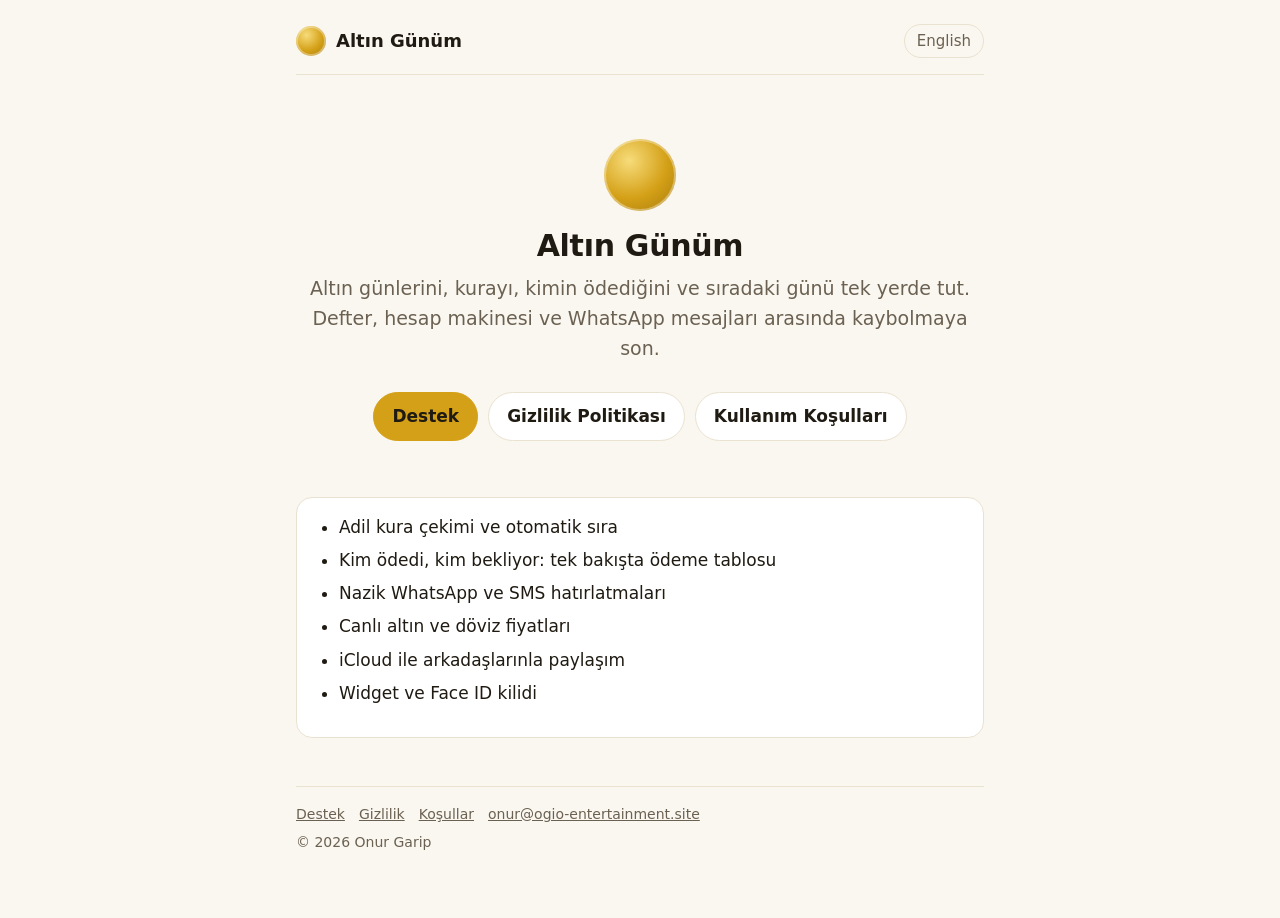
<file: index.html>
<!doctype html>
<html lang="tr">
<head>
<meta charset="utf-8">
<meta name="viewport" content="width=device-width, initial-scale=1">
<title>Altın Günüm</title>
<meta name="description" content="Altın günlerini, kurayı, ödemeleri ve hatırlatmaları tek yerde tut.">
<link rel="stylesheet" href="style.css">
</head>
<body>
<div class="wrap">
  <header class="top">
    <a class="brand" href="./"><span class="coin"></span>Altın Günüm</a>
    <a class="lang" href="en/support/" hreflang="en">English</a>
  </header>
  <main>
    <section class="hero">
      <div class="coin"></div>
      <h1>Altın Günüm</h1>
      <p class="lead">Altın günlerini, kurayı, kimin ödediğini ve sıradaki günü tek yerde tut. Defter, hesap makinesi ve WhatsApp mesajları arasında kaybolmaya son.</p>
      <div class="links">
        <a class="btn primary" href="support/">Destek</a>
        <a class="btn" href="privacy/">Gizlilik Politikası</a>
        <a class="btn" href="terms/">Kullanım Koşulları</a>
      </div>
    </section>
    <div class="card">
      <ul>
        <li>Adil kura çekimi ve otomatik sıra</li>
        <li>Kim ödedi, kim bekliyor: tek bakışta ödeme tablosu</li>
        <li>Nazik WhatsApp ve SMS hatırlatmaları</li>
        <li>Canlı altın ve döviz fiyatları</li>
        <li>iCloud ile arkadaşlarınla paylaşım</li>
        <li>Widget ve Face ID kilidi</li>
      </ul>
    </div>
  </main>
  <footer>
    <nav><a href="support/">Destek</a><a href="privacy/">Gizlilik</a><a href="terms/">Koşullar</a><a href="mailto:onur@ogio-entertainment.site">onur@ogio-entertainment.site</a></nav>
    © 2026 Onur Garip
  </footer>
</div>
</body>
</html>
</file>
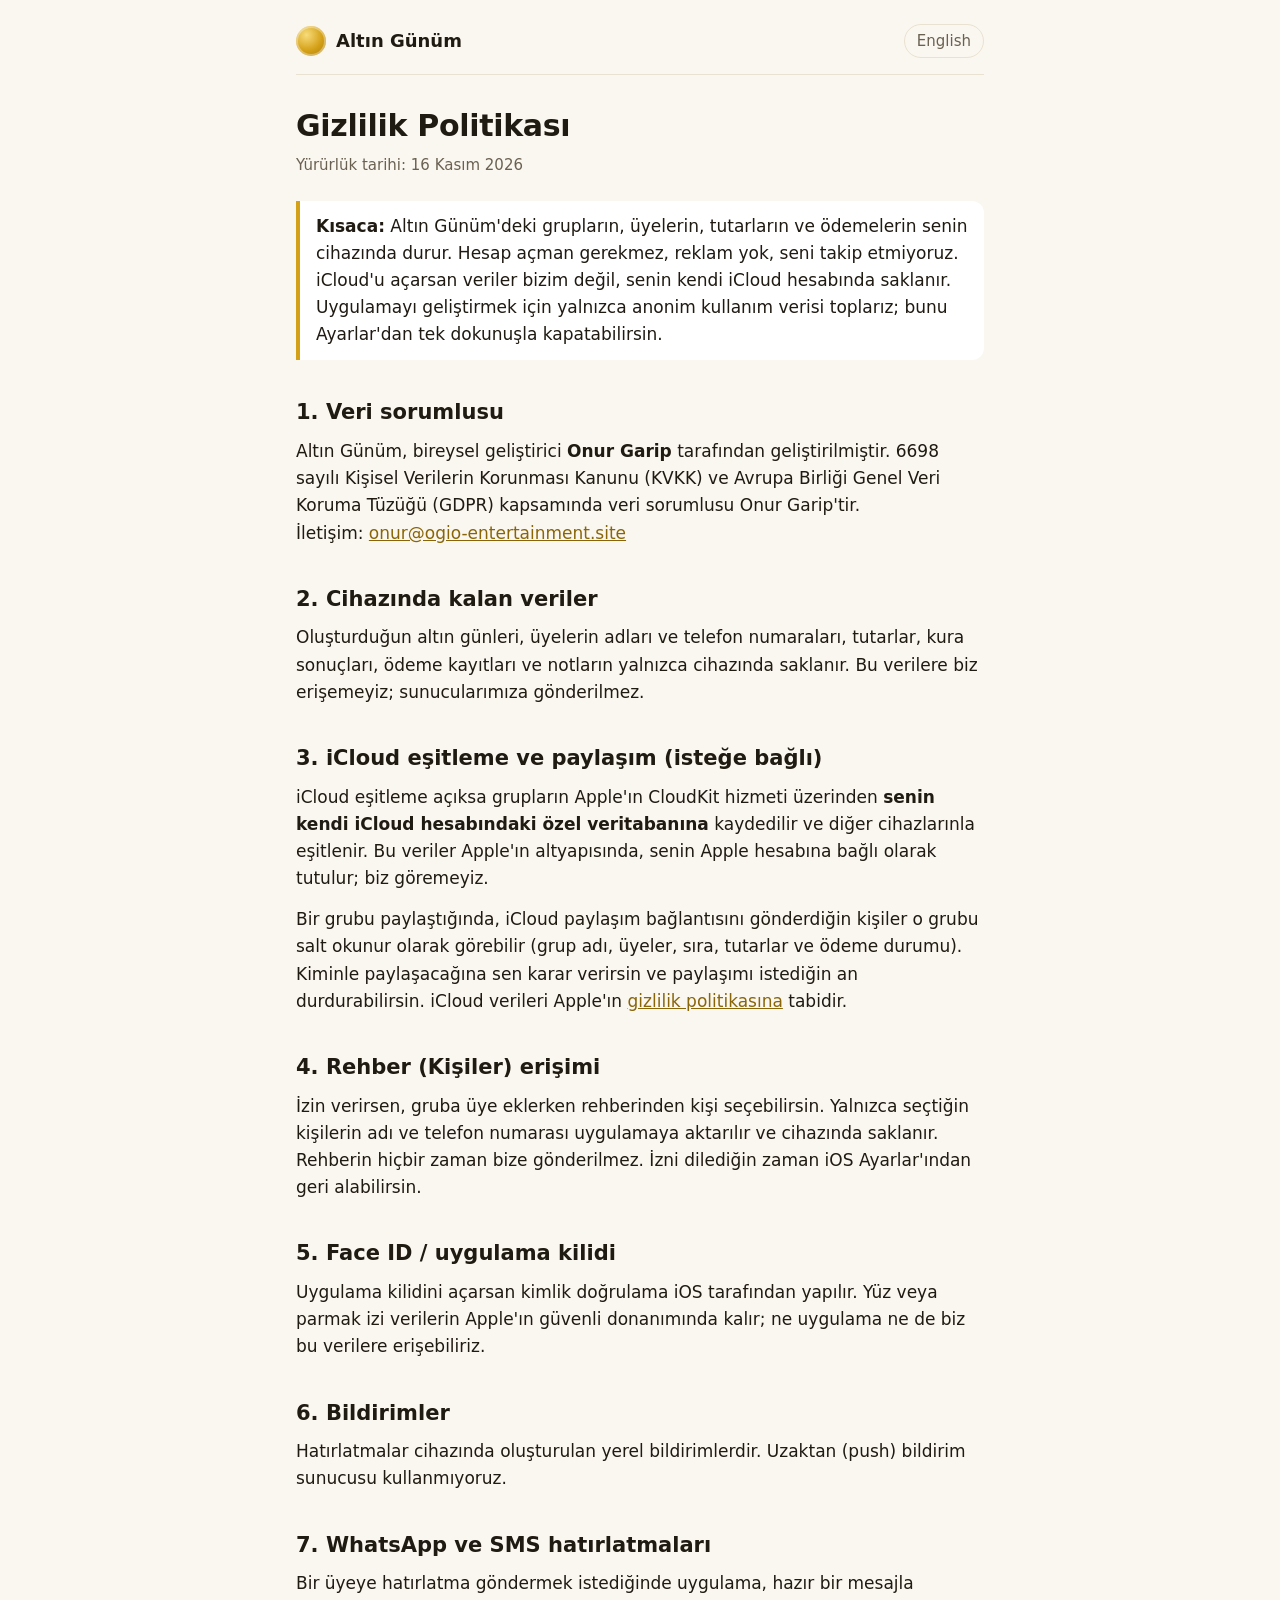
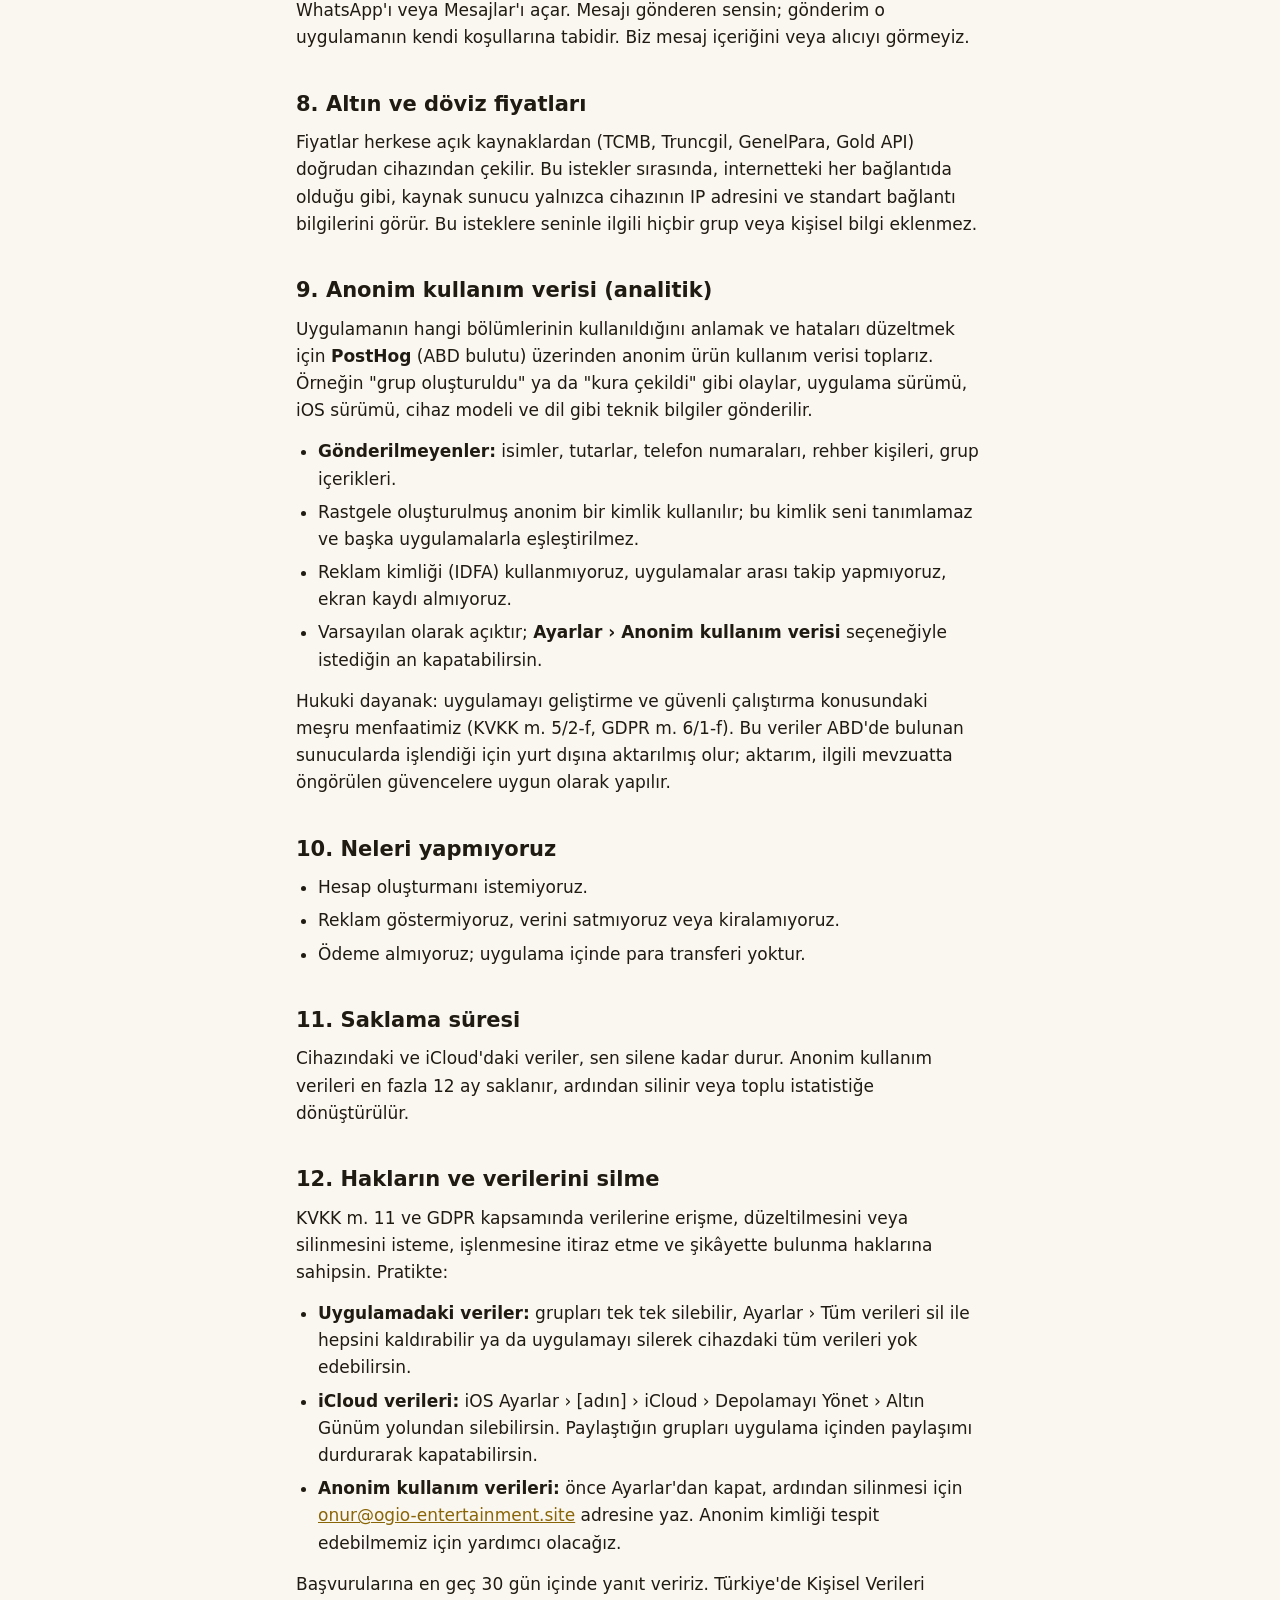
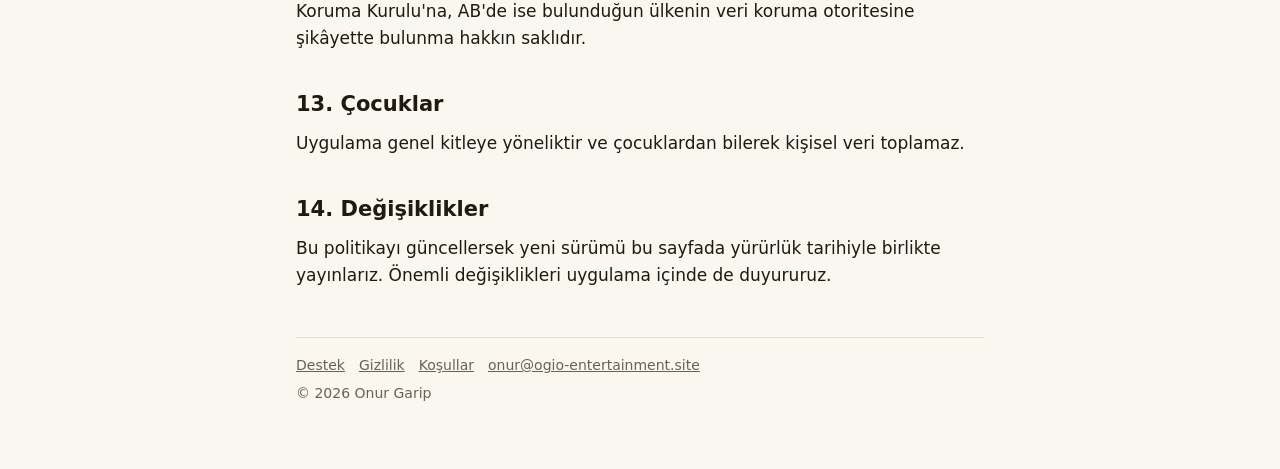
<file: privacy/index.html>
<!doctype html>
<html lang="tr">
<head>
<meta charset="utf-8">
<meta name="viewport" content="width=device-width, initial-scale=1">
<title>Gizlilik Politikası · Altın Günüm</title>
<meta name="description" content="Altın Günüm gizlilik politikası ve KVKK aydınlatma metni.">
<link rel="stylesheet" href="../style.css">
<link rel="alternate" hreflang="en" href="../en/privacy/">
</head>
<body>
<div class="wrap">
  <header class="top">
    <a class="brand" href="../"><span class="coin"></span>Altın Günüm</a>
    <a class="lang" href="../en/privacy/" hreflang="en">English</a>
  </header>
  <main>
    <h1>Gizlilik Politikası</h1>
    <p class="meta">Yürürlük tarihi: 16 Kasım 2026</p>

    <div class="note">
      <strong>Kısaca:</strong> Altın Günüm'deki grupların, üyelerin, tutarların ve ödemelerin senin cihazında durur. Hesap açman gerekmez, reklam yok, seni takip etmiyoruz. iCloud'u açarsan veriler bizim değil, senin kendi iCloud hesabında saklanır. Uygulamayı geliştirmek için yalnızca anonim kullanım verisi toplarız; bunu Ayarlar'dan tek dokunuşla kapatabilirsin.
    </div>

    <h2>1. Veri sorumlusu</h2>
    <p>Altın Günüm, bireysel geliştirici <strong>Onur Garip</strong> tarafından geliştirilmiştir. 6698 sayılı Kişisel Verilerin Korunması Kanunu (KVKK) ve Avrupa Birliği Genel Veri Koruma Tüzüğü (GDPR) kapsamında veri sorumlusu Onur Garip'tir.<br>
    İletişim: <a href="mailto:onur@ogio-entertainment.site">onur@ogio-entertainment.site</a></p>

    <h2>2. Cihazında kalan veriler</h2>
    <p>Oluşturduğun altın günleri, üyelerin adları ve telefon numaraları, tutarlar, kura sonuçları, ödeme kayıtları ve notların yalnızca cihazında saklanır. Bu verilere biz erişemeyiz; sunucularımıza gönderilmez.</p>

    <h2>3. iCloud eşitleme ve paylaşım (isteğe bağlı)</h2>
    <p>iCloud eşitleme açıksa grupların Apple'ın CloudKit hizmeti üzerinden <strong>senin kendi iCloud hesabındaki özel veritabanına</strong> kaydedilir ve diğer cihazlarınla eşitlenir. Bu veriler Apple'ın altyapısında, senin Apple hesabına bağlı olarak tutulur; biz göremeyiz.</p>
    <p>Bir grubu paylaştığında, iCloud paylaşım bağlantısını gönderdiğin kişiler o grubu salt okunur olarak görebilir (grup adı, üyeler, sıra, tutarlar ve ödeme durumu). Kiminle paylaşacağına sen karar verirsin ve paylaşımı istediğin an durdurabilirsin. iCloud verileri Apple'ın <a href="https://www.apple.com/legal/privacy/">gizlilik politikasına</a> tabidir.</p>

    <h2>4. Rehber (Kişiler) erişimi</h2>
    <p>İzin verirsen, gruba üye eklerken rehberinden kişi seçebilirsin. Yalnızca seçtiğin kişilerin adı ve telefon numarası uygulamaya aktarılır ve cihazında saklanır. Rehberin hiçbir zaman bize gönderilmez. İzni dilediğin zaman iOS Ayarlar'ından geri alabilirsin.</p>

    <h2>5. Face ID / uygulama kilidi</h2>
    <p>Uygulama kilidini açarsan kimlik doğrulama iOS tarafından yapılır. Yüz veya parmak izi verilerin Apple'ın güvenli donanımında kalır; ne uygulama ne de biz bu verilere erişebiliriz.</p>

    <h2>6. Bildirimler</h2>
    <p>Hatırlatmalar cihazında oluşturulan yerel bildirimlerdir. Uzaktan (push) bildirim sunucusu kullanmıyoruz.</p>

    <h2>7. WhatsApp ve SMS hatırlatmaları</h2>
    <p>Bir üyeye hatırlatma göndermek istediğinde uygulama, hazır bir mesajla WhatsApp'ı veya Mesajlar'ı açar. Mesajı gönderen sensin; gönderim o uygulamanın kendi koşullarına tabidir. Biz mesaj içeriğini veya alıcıyı görmeyiz.</p>

    <h2>8. Altın ve döviz fiyatları</h2>
    <p>Fiyatlar herkese açık kaynaklardan (TCMB, Truncgil, GenelPara, Gold API) doğrudan cihazından çekilir. Bu istekler sırasında, internetteki her bağlantıda olduğu gibi, kaynak sunucu yalnızca cihazının IP adresini ve standart bağlantı bilgilerini görür. Bu isteklere seninle ilgili hiçbir grup veya kişisel bilgi eklenmez.</p>

    <h2>9. Anonim kullanım verisi (analitik)</h2>
    <p>Uygulamanın hangi bölümlerinin kullanıldığını anlamak ve hataları düzeltmek için <strong>PostHog</strong> (ABD bulutu) üzerinden anonim ürün kullanım verisi toplarız. Örneğin "grup oluşturuldu" ya da "kura çekildi" gibi olaylar, uygulama sürümü, iOS sürümü, cihaz modeli ve dil gibi teknik bilgiler gönderilir.</p>
    <ul>
      <li><strong>Gönderilmeyenler:</strong> isimler, tutarlar, telefon numaraları, rehber kişileri, grup içerikleri.</li>
      <li>Rastgele oluşturulmuş anonim bir kimlik kullanılır; bu kimlik seni tanımlamaz ve başka uygulamalarla eşleştirilmez.</li>
      <li>Reklam kimliği (IDFA) kullanmıyoruz, uygulamalar arası takip yapmıyoruz, ekran kaydı almıyoruz.</li>
      <li>Varsayılan olarak açıktır; <strong>Ayarlar › Anonim kullanım verisi</strong> seçeneğiyle istediğin an kapatabilirsin.</li>
    </ul>
    <p>Hukuki dayanak: uygulamayı geliştirme ve güvenli çalıştırma konusundaki meşru menfaatimiz (KVKK m. 5/2-f, GDPR m. 6/1-f). Bu veriler ABD'de bulunan sunucularda işlendiği için yurt dışına aktarılmış olur; aktarım, ilgili mevzuatta öngörülen güvencelere uygun olarak yapılır.</p>

    <h2>10. Neleri yapmıyoruz</h2>
    <ul>
      <li>Hesap oluşturmanı istemiyoruz.</li>
      <li>Reklam göstermiyoruz, verini satmıyoruz veya kiralamıyoruz.</li>
      <li>Ödeme almıyoruz; uygulama içinde para transferi yoktur.</li>
    </ul>

    <h2>11. Saklama süresi</h2>
    <p>Cihazındaki ve iCloud'daki veriler, sen silene kadar durur. Anonim kullanım verileri en fazla 12 ay saklanır, ardından silinir veya toplu istatistiğe dönüştürülür.</p>

    <h2>12. Hakların ve verilerini silme</h2>
    <p>KVKK m. 11 ve GDPR kapsamında verilerine erişme, düzeltilmesini veya silinmesini isteme, işlenmesine itiraz etme ve şikâyette bulunma haklarına sahipsin. Pratikte:</p>
    <ul>
      <li><strong>Uygulamadaki veriler:</strong> grupları tek tek silebilir, Ayarlar › Tüm verileri sil ile hepsini kaldırabilir ya da uygulamayı silerek cihazdaki tüm verileri yok edebilirsin.</li>
      <li><strong>iCloud verileri:</strong> iOS Ayarlar › [adın] › iCloud › Depolamayı Yönet › Altın Günüm yolundan silebilirsin. Paylaştığın grupları uygulama içinden paylaşımı durdurarak kapatabilirsin.</li>
      <li><strong>Anonim kullanım verileri:</strong> önce Ayarlar'dan kapat, ardından silinmesi için <a href="mailto:onur@ogio-entertainment.site">onur@ogio-entertainment.site</a> adresine yaz. Anonim kimliği tespit edebilmemiz için yardımcı olacağız.</li>
    </ul>
    <p>Başvurularına en geç 30 gün içinde yanıt veririz. Türkiye'de Kişisel Verileri Koruma Kurulu'na, AB'de ise bulunduğun ülkenin veri koruma otoritesine şikâyette bulunma hakkın saklıdır.</p>

    <h2>13. Çocuklar</h2>
    <p>Uygulama genel kitleye yöneliktir ve çocuklardan bilerek kişisel veri toplamaz.</p>

    <h2>14. Değişiklikler</h2>
    <p>Bu politikayı güncellersek yeni sürümü bu sayfada yürürlük tarihiyle birlikte yayınlarız. Önemli değişiklikleri uygulama içinde de duyururuz.</p>
  </main>
  <footer>
    <nav><a href="../support/">Destek</a><a href="../privacy/">Gizlilik</a><a href="../terms/">Koşullar</a><a href="mailto:onur@ogio-entertainment.site">onur@ogio-entertainment.site</a></nav>
    © 2026 Onur Garip
  </footer>
</div>
</body>
</html>
</file>
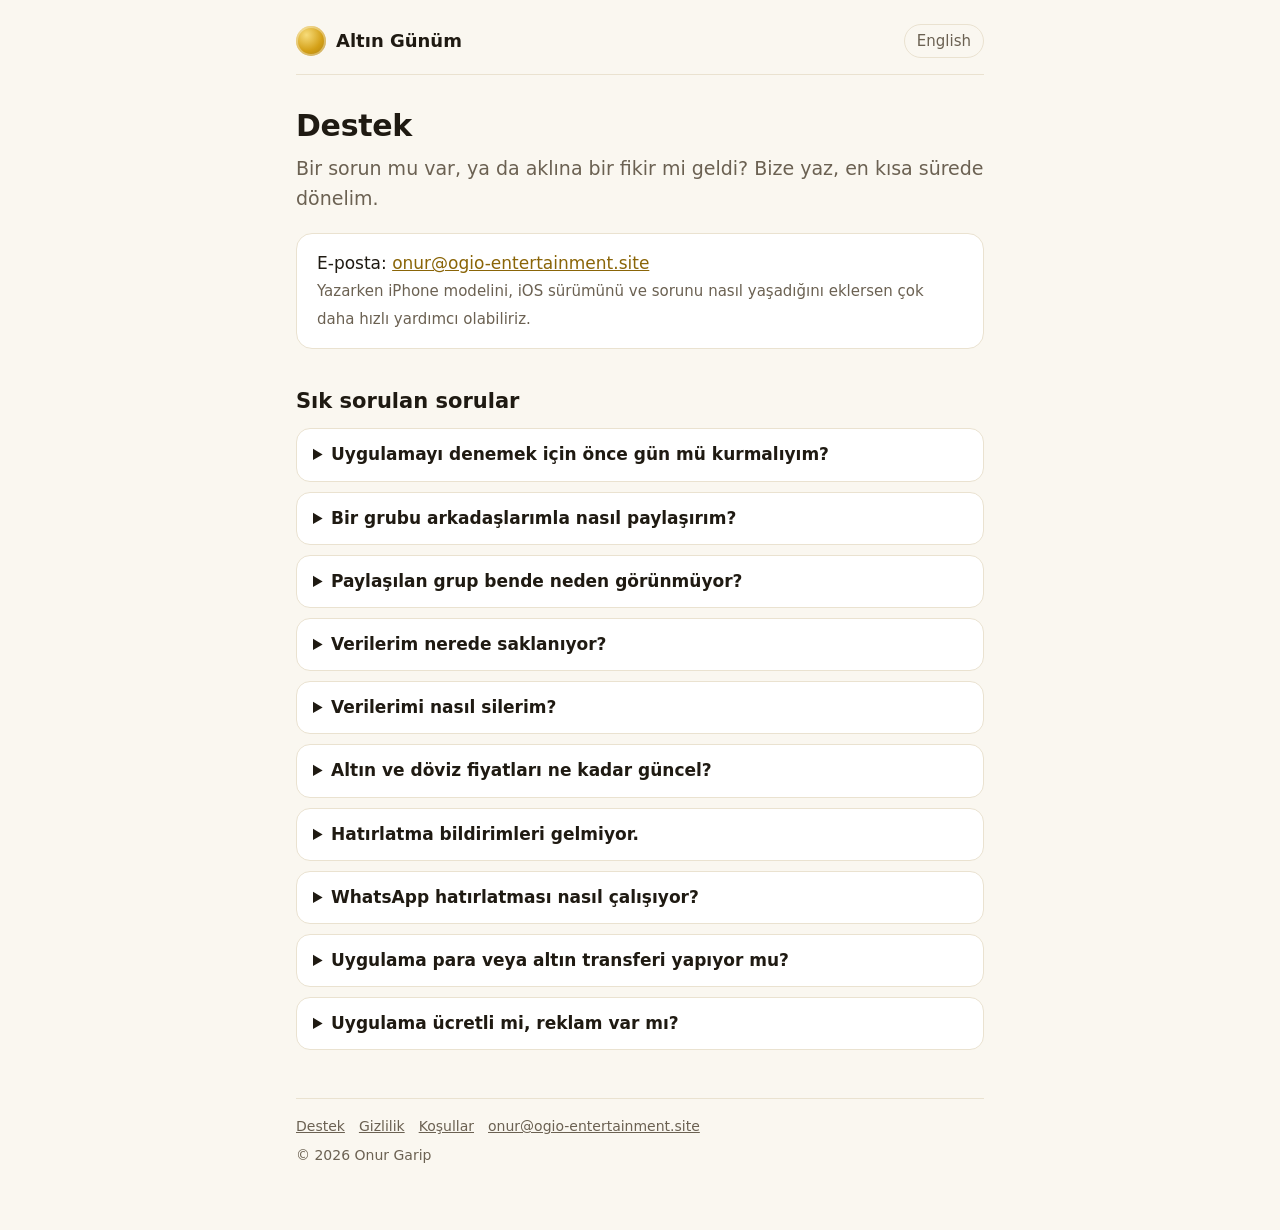
<file: support/index.html>
<!doctype html>
<html lang="tr">
<head>
<meta charset="utf-8">
<meta name="viewport" content="width=device-width, initial-scale=1">
<title>Destek · Altın Günüm</title>
<meta name="description" content="Altın Günüm destek ve sık sorulan sorular.">
<link rel="stylesheet" href="../style.css">
<link rel="alternate" hreflang="en" href="../en/support/">
</head>
<body>
<div class="wrap">
  <header class="top">
    <a class="brand" href="../"><span class="coin"></span>Altın Günüm</a>
    <a class="lang" href="../en/support/" hreflang="en">English</a>
  </header>
  <main>
    <h1>Destek</h1>
    <p class="lead">Bir sorun mu var, ya da aklına bir fikir mi geldi? Bize yaz, en kısa sürede dönelim.</p>
    <div class="card">
      E-posta: <a href="mailto:onur@ogio-entertainment.site?subject=Alt%C4%B1n%20G%C3%BCn%C3%BCm%20destek">onur@ogio-entertainment.site</a><br>
      <span class="meta">Yazarken iPhone modelini, iOS sürümünü ve sorunu nasıl yaşadığını eklersen çok daha hızlı yardımcı olabiliriz.</span>
    </div>

    <h2>Sık sorulan sorular</h2>

    <details>
      <summary>Uygulamayı denemek için önce gün mü kurmalıyım?</summary>
      <p>Hayır. Ana ekrandaki <strong>"Örnek günü gör"</strong> düğmesine dokunarak hazır bir örnek grubu inceleyebilirsin. Örnek gün bildirimlere ve widget'a karışmaz; istediğin an kaldırabilirsin.</p>
    </details>

    <details>
      <summary>Bir grubu arkadaşlarımla nasıl paylaşırım?</summary>
      <ol>
        <li>iPhone'unda iCloud'a giriş yapmış olduğundan ve uygulamanın Ayarlar ekranında iCloud eşitlemenin açık olduğundan emin ol.</li>
        <li>Paylaşmak istediğin grubu aç ve <strong>Paylaş</strong> düğmesine dokun.</li>
        <li>Bağlantıyı WhatsApp, Mesajlar veya istediğin bir yolla gönder.</li>
        <li>Bağlantıyı açan arkadaşın grubu kendi Altın Günüm uygulamasında salt okunur olarak görür ve "Ben kimim?" ile listedeki kendi adını seçebilir.</li>
      </ol>
      <p>Grubu yalnızca sen düzenleyebilirsin; değişikliklerin paylaştığın herkese otomatik yansır. Paylaşımı durdurmak için aynı ekrandan "Paylaşımı durdur"u seç.</p>
    </details>

    <details>
      <summary>Paylaşılan grup bende neden görünmüyor?</summary>
      <p>Bağlantıyı açtığın cihazda iCloud'a giriş yapılmış olmalı ve Altın Günüm yüklü olmalı. İnternet bağlantını kontrol edip uygulamayı yeniden açmayı dene. Sorun sürerse bize yaz.</p>
    </details>

    <details>
      <summary>Verilerim nerede saklanıyor?</summary>
      <p>Tüm grupların cihazında saklanır. iCloud eşitlemeyi açarsan kendi iCloud hesabına da yedeklenir. Hesap açman gerekmez ve verilerini biz göremeyiz. Ayrıntılar için <a href="../privacy/">Gizlilik Politikası</a>'na göz at.</p>
    </details>

    <details>
      <summary>Verilerimi nasıl silerim?</summary>
      <ul>
        <li><strong>Bir grubu silmek:</strong> grubu aç, menüden <strong>Sil</strong>'i seç.</li>
        <li><strong>Tüm verileri silmek:</strong> uygulamada Ayarlar › <strong>Tüm verileri sil</strong>. Uygulamayı kaldırmak da cihazdaki tüm verileri siler.</li>
        <li><strong>iCloud'daki verileri silmek:</strong> iOS Ayarlar › [adın] › iCloud › Depolamayı Yönet › Altın Günüm.</li>
        <li><strong>Anonim kullanım verileri:</strong> uygulamada Ayarlar › Anonim kullanım verisi seçeneğini kapat; daha önce gönderilen verilerin silinmesi için bize e-posta at.</li>
      </ul>
    </details>

    <details>
      <summary>Altın ve döviz fiyatları ne kadar güncel?</summary>
      <p>Fiyatlar TCMB, Truncgil, GenelPara ve Gold API gibi herkese açık kaynaklardan alınır ve uygulamayı açtığında yenilenir. Kaynaklara göre küçük farklar veya gecikmeler olabilir.</p>
      <p><strong>Fiyatlar yalnızca bilgi amaçlıdır, yatırım tavsiyesi değildir.</strong> Alım-satım yapmadan önce kuyumcunun veya bankanın güncel fiyatını kontrol et.</p>
    </details>

    <details>
      <summary>Hatırlatma bildirimleri gelmiyor.</summary>
      <p>iOS Ayarlar › Bildirimler › Altın Günüm yolundan bildirimlere izin verildiğini kontrol et. Uygulamanın Ayarlar ekranından hatırlatma saatlerini de düzenleyebilirsin. Odak modları bildirimleri geciktirebilir.</p>
    </details>

    <details>
      <summary>WhatsApp hatırlatması nasıl çalışıyor?</summary>
      <p>Bekleyen bir üyeye hatırlatma göndermek istediğinde uygulama, hazır ve nazik bir mesajla WhatsApp'ı açar. Mesajı istersen düzenleyip kendin gönderirsin; uygulama senin adına hiçbir şey göndermez.</p>
    </details>

    <details>
      <summary>Uygulama para veya altın transferi yapıyor mu?</summary>
      <p>Hayır. Altın Günüm yalnızca bir kayıt ve takip aracıdır. Ödemeler üyeler arasında, uygulamanın dışında yapılır.</p>
    </details>

    <details>
      <summary>Uygulama ücretli mi, reklam var mı?</summary>
      <p>Altın Günüm ücretsizdir; reklam ve uygulama içi satın alma yoktur.</p>
    </details>
  </main>
  <footer>
    <nav><a href="../support/">Destek</a><a href="../privacy/">Gizlilik</a><a href="../terms/">Koşullar</a><a href="mailto:onur@ogio-entertainment.site">onur@ogio-entertainment.site</a></nav>
    © 2026 Onur Garip
  </footer>
</div>
</body>
</html>
</file>
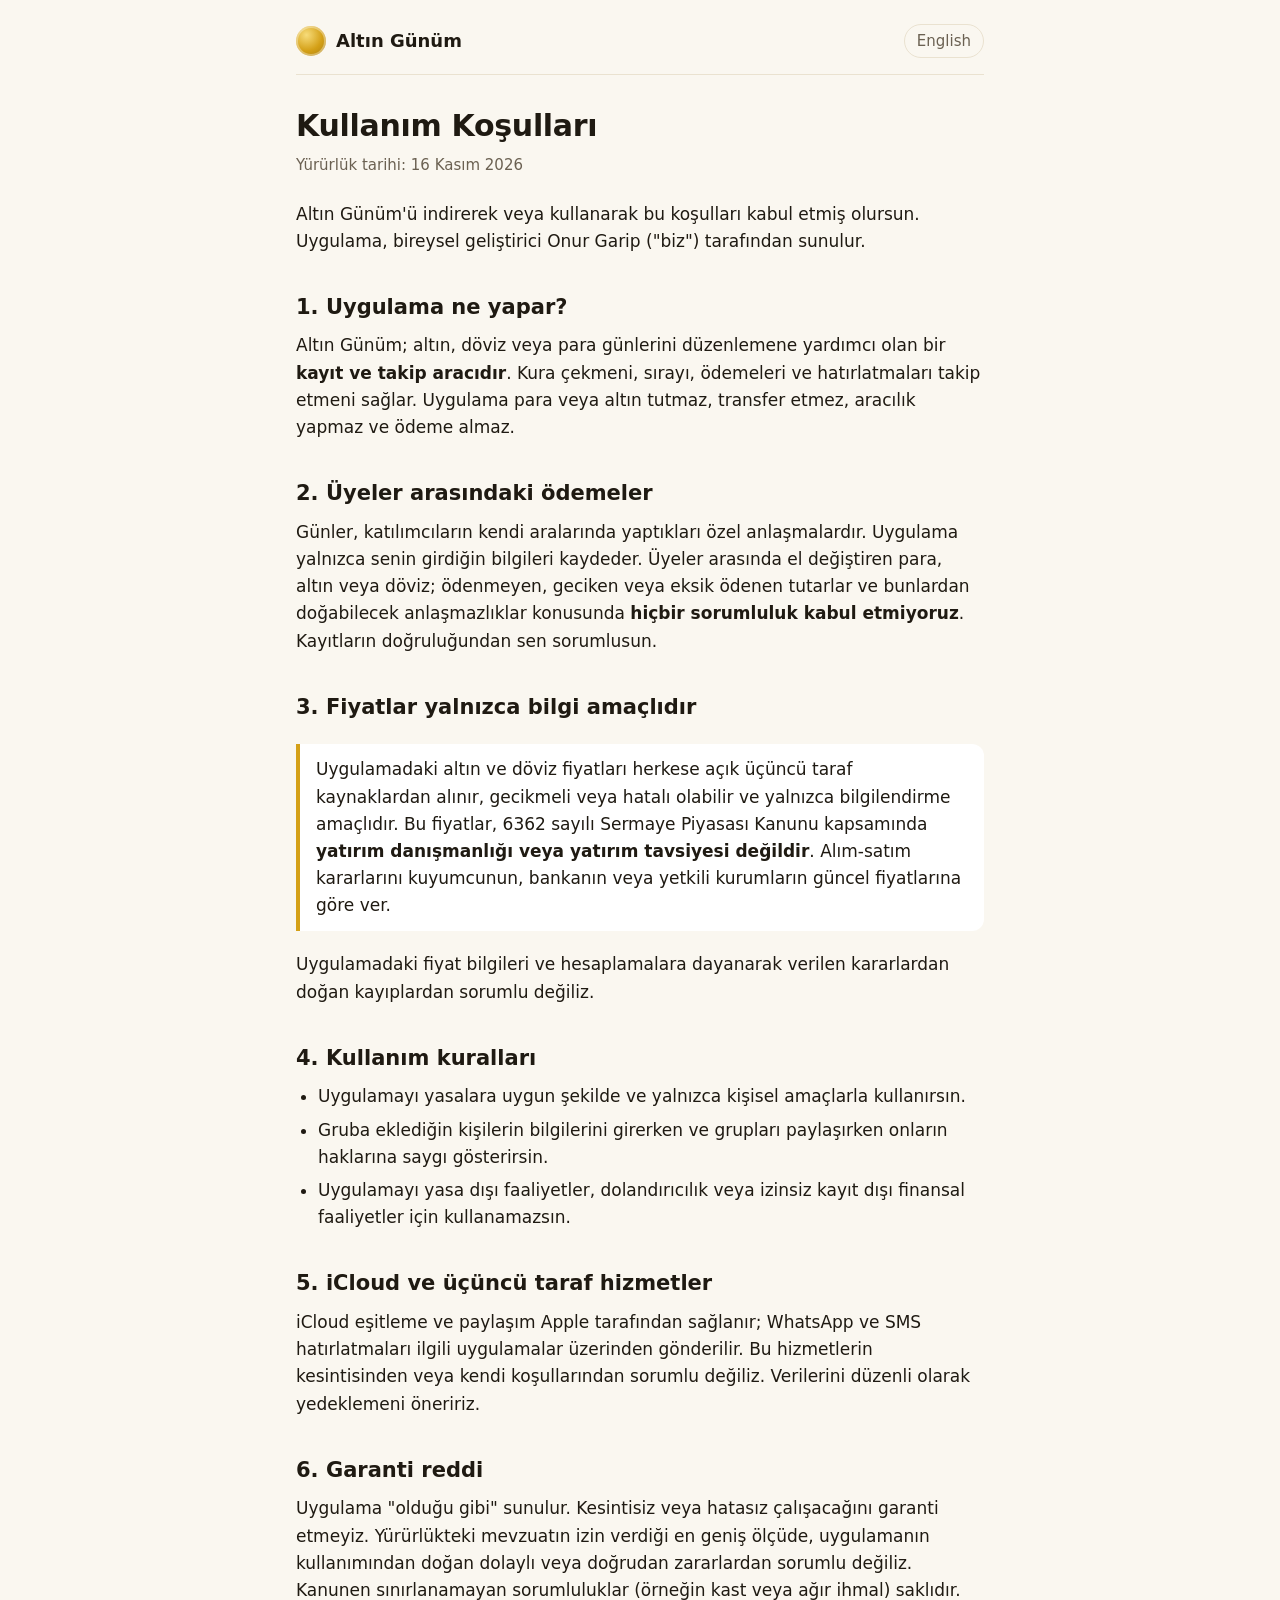
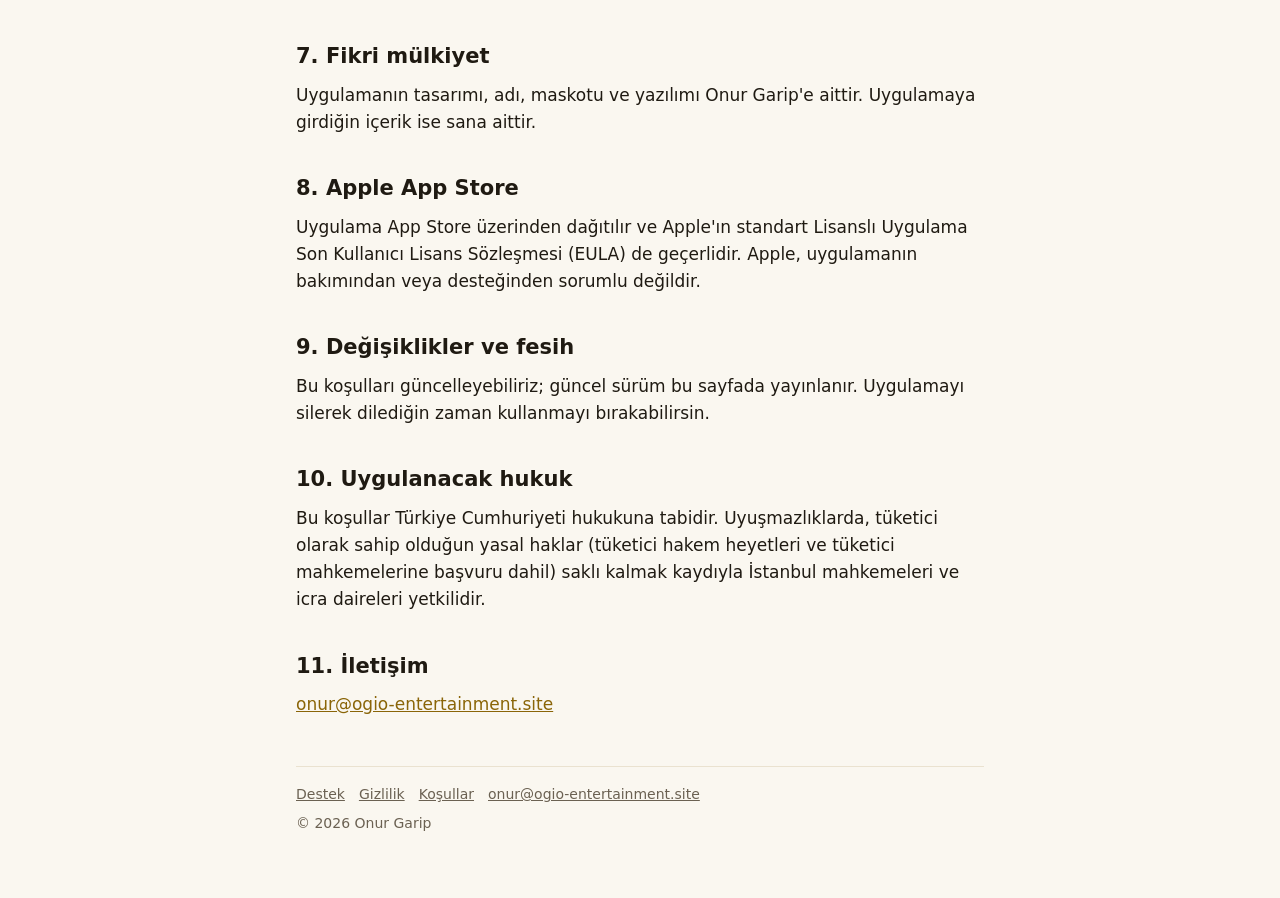
<file: terms/index.html>
<!doctype html>
<html lang="tr">
<head>
<meta charset="utf-8">
<meta name="viewport" content="width=device-width, initial-scale=1">
<title>Kullanım Koşulları · Altın Günüm</title>
<meta name="description" content="Altın Günüm kullanım koşulları.">
<link rel="stylesheet" href="../style.css">
<link rel="alternate" hreflang="en" href="../en/terms/">
</head>
<body>
<div class="wrap">
  <header class="top">
    <a class="brand" href="../"><span class="coin"></span>Altın Günüm</a>
    <a class="lang" href="../en/terms/" hreflang="en">English</a>
  </header>
  <main>
    <h1>Kullanım Koşulları</h1>
    <p class="meta">Yürürlük tarihi: 16 Kasım 2026</p>

    <p>Altın Günüm'ü indirerek veya kullanarak bu koşulları kabul etmiş olursun. Uygulama, bireysel geliştirici Onur Garip ("biz") tarafından sunulur.</p>

    <h2>1. Uygulama ne yapar?</h2>
    <p>Altın Günüm; altın, döviz veya para günlerini düzenlemene yardımcı olan bir <strong>kayıt ve takip aracıdır</strong>. Kura çekmeni, sırayı, ödemeleri ve hatırlatmaları takip etmeni sağlar. Uygulama para veya altın tutmaz, transfer etmez, aracılık yapmaz ve ödeme almaz.</p>

    <h2>2. Üyeler arasındaki ödemeler</h2>
    <p>Günler, katılımcıların kendi aralarında yaptıkları özel anlaşmalardır. Uygulama yalnızca senin girdiğin bilgileri kaydeder. Üyeler arasında el değiştiren para, altın veya döviz; ödenmeyen, geciken veya eksik ödenen tutarlar ve bunlardan doğabilecek anlaşmazlıklar konusunda <strong>hiçbir sorumluluk kabul etmiyoruz</strong>. Kayıtların doğruluğundan sen sorumlusun.</p>

    <h2>3. Fiyatlar yalnızca bilgi amaçlıdır</h2>
    <div class="note">
      Uygulamadaki altın ve döviz fiyatları herkese açık üçüncü taraf kaynaklardan alınır, gecikmeli veya hatalı olabilir ve yalnızca bilgilendirme amaçlıdır. Bu fiyatlar, 6362 sayılı Sermaye Piyasası Kanunu kapsamında <strong>yatırım danışmanlığı veya yatırım tavsiyesi değildir</strong>. Alım-satım kararlarını kuyumcunun, bankanın veya yetkili kurumların güncel fiyatlarına göre ver.
    </div>
    <p>Uygulamadaki fiyat bilgileri ve hesaplamalara dayanarak verilen kararlardan doğan kayıplardan sorumlu değiliz.</p>

    <h2>4. Kullanım kuralları</h2>
    <ul>
      <li>Uygulamayı yasalara uygun şekilde ve yalnızca kişisel amaçlarla kullanırsın.</li>
      <li>Gruba eklediğin kişilerin bilgilerini girerken ve grupları paylaşırken onların haklarına saygı gösterirsin.</li>
      <li>Uygulamayı yasa dışı faaliyetler, dolandırıcılık veya izinsiz kayıt dışı finansal faaliyetler için kullanamazsın.</li>
    </ul>

    <h2>5. iCloud ve üçüncü taraf hizmetler</h2>
    <p>iCloud eşitleme ve paylaşım Apple tarafından sağlanır; WhatsApp ve SMS hatırlatmaları ilgili uygulamalar üzerinden gönderilir. Bu hizmetlerin kesintisinden veya kendi koşullarından sorumlu değiliz. Verilerini düzenli olarak yedeklemeni öneririz.</p>

    <h2>6. Garanti reddi</h2>
    <p>Uygulama "olduğu gibi" sunulur. Kesintisiz veya hatasız çalışacağını garanti etmeyiz. Yürürlükteki mevzuatın izin verdiği en geniş ölçüde, uygulamanın kullanımından doğan dolaylı veya doğrudan zararlardan sorumlu değiliz. Kanunen sınırlanamayan sorumluluklar (örneğin kast veya ağır ihmal) saklıdır.</p>

    <h2>7. Fikri mülkiyet</h2>
    <p>Uygulamanın tasarımı, adı, maskotu ve yazılımı Onur Garip'e aittir. Uygulamaya girdiğin içerik ise sana aittir.</p>

    <h2>8. Apple App Store</h2>
    <p>Uygulama App Store üzerinden dağıtılır ve Apple'ın standart Lisanslı Uygulama Son Kullanıcı Lisans Sözleşmesi (EULA) de geçerlidir. Apple, uygulamanın bakımından veya desteğinden sorumlu değildir.</p>

    <h2>9. Değişiklikler ve fesih</h2>
    <p>Bu koşulları güncelleyebiliriz; güncel sürüm bu sayfada yayınlanır. Uygulamayı silerek dilediğin zaman kullanmayı bırakabilirsin.</p>

    <h2>10. Uygulanacak hukuk</h2>
    <p>Bu koşullar Türkiye Cumhuriyeti hukukuna tabidir. Uyuşmazlıklarda, tüketici olarak sahip olduğun yasal haklar (tüketici hakem heyetleri ve tüketici mahkemelerine başvuru dahil) saklı kalmak kaydıyla İstanbul mahkemeleri ve icra daireleri yetkilidir.</p>

    <h2>11. İletişim</h2>
    <p><a href="mailto:onur@ogio-entertainment.site">onur@ogio-entertainment.site</a></p>
  </main>
  <footer>
    <nav><a href="../support/">Destek</a><a href="../privacy/">Gizlilik</a><a href="../terms/">Koşullar</a><a href="mailto:onur@ogio-entertainment.site">onur@ogio-entertainment.site</a></nav>
    © 2026 Onur Garip
  </footer>
</div>
</body>
</html>
</file>
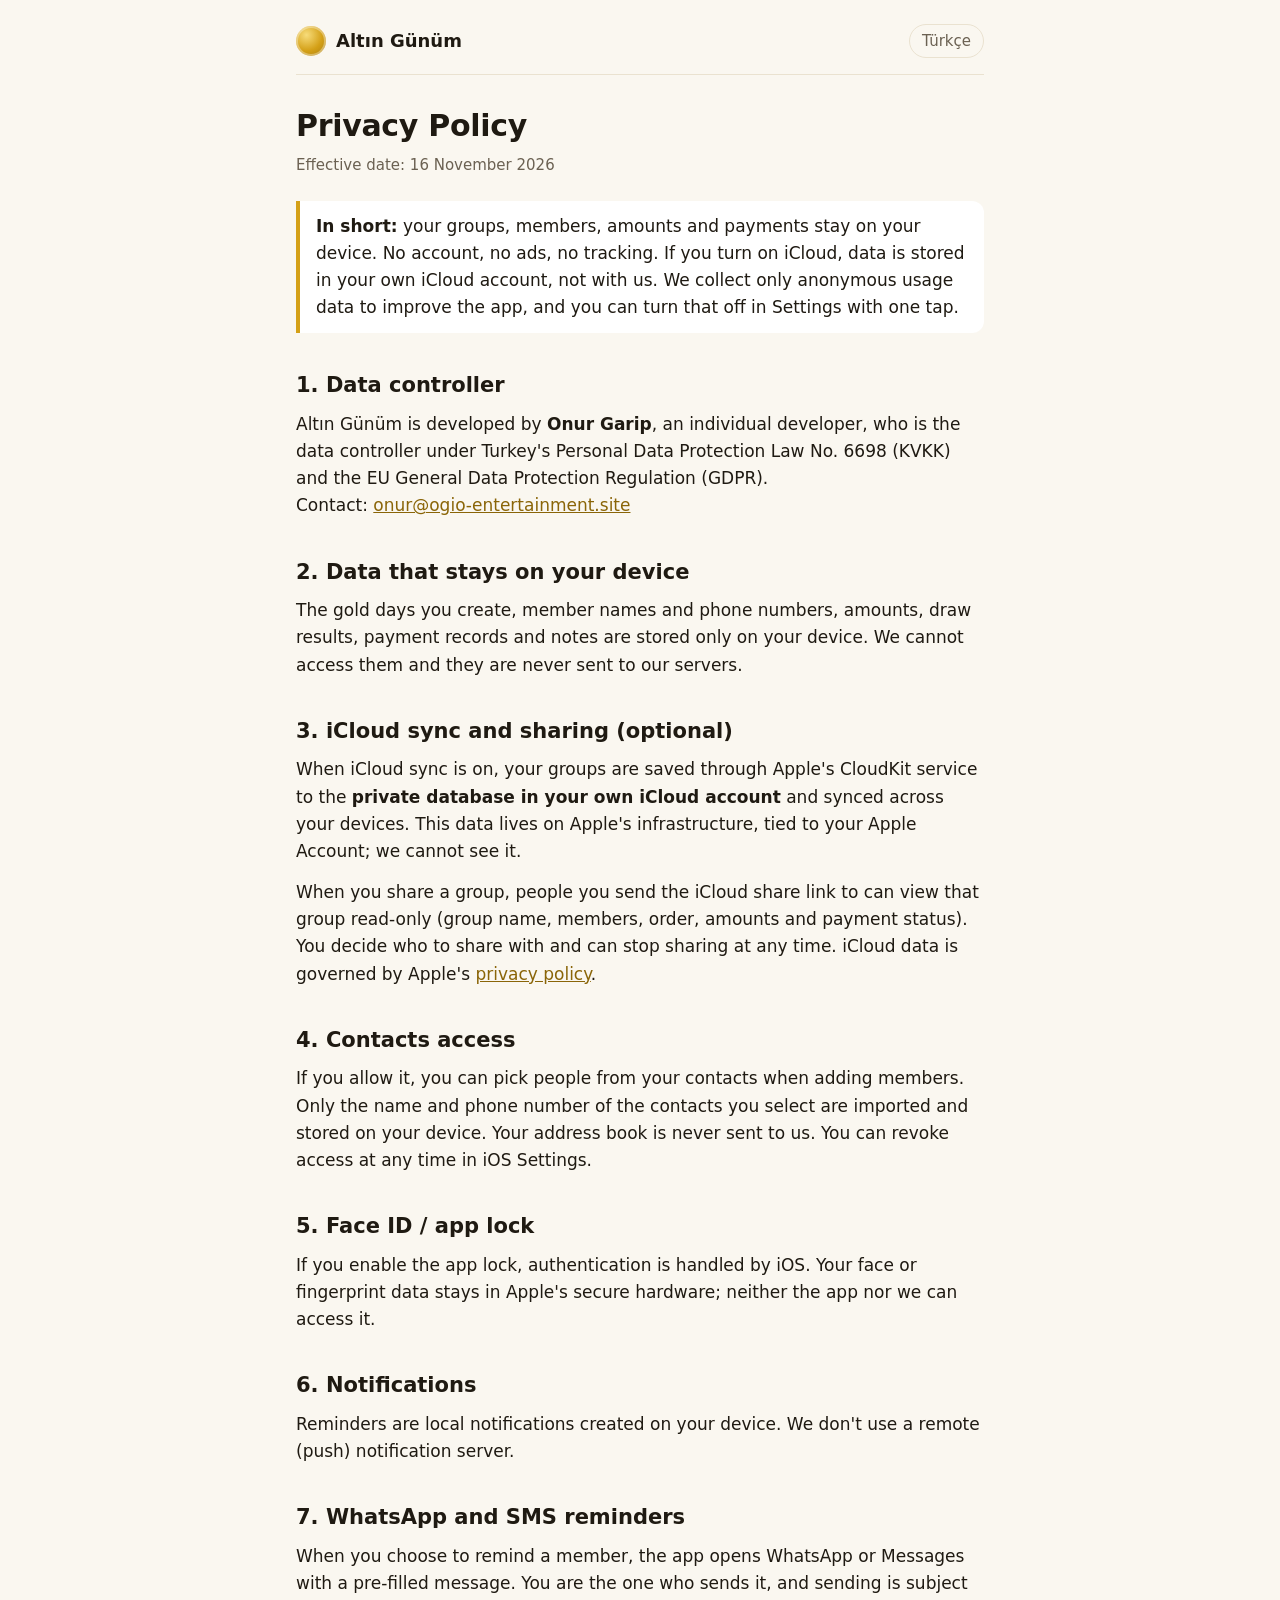
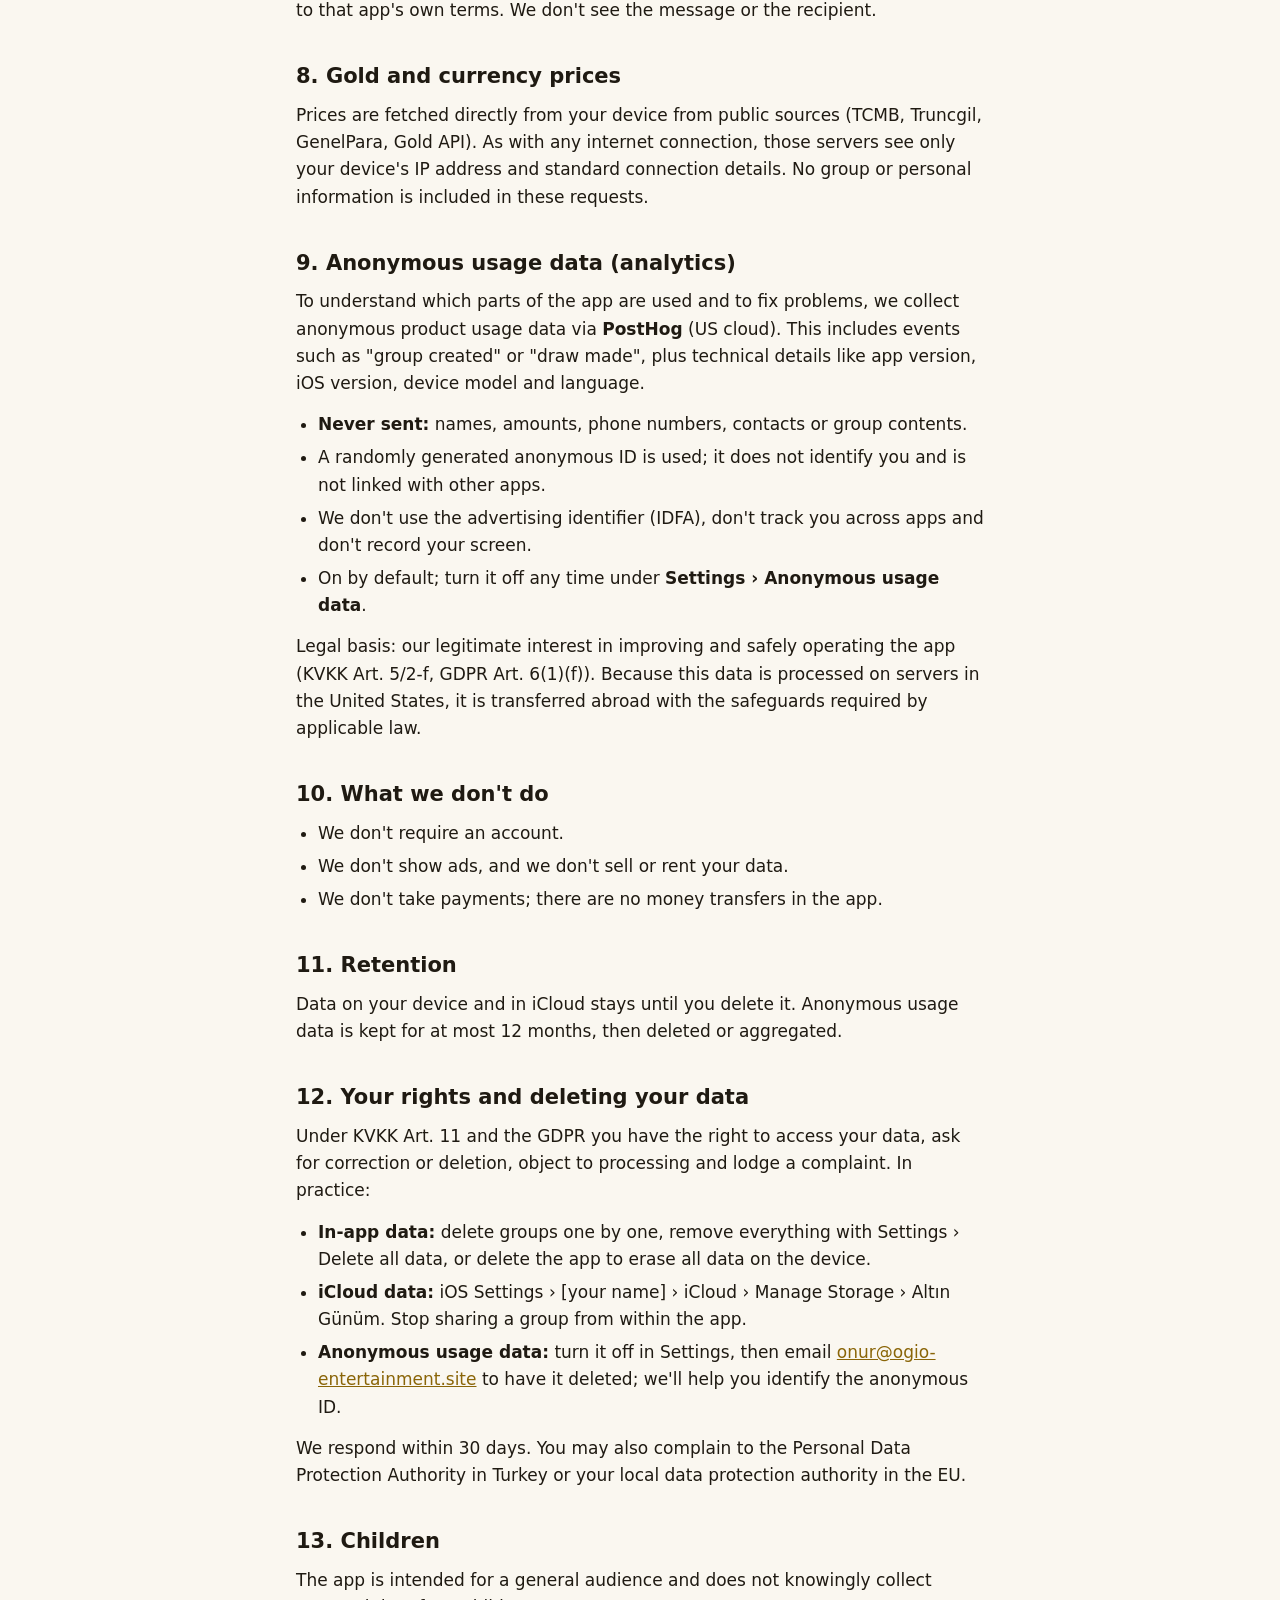
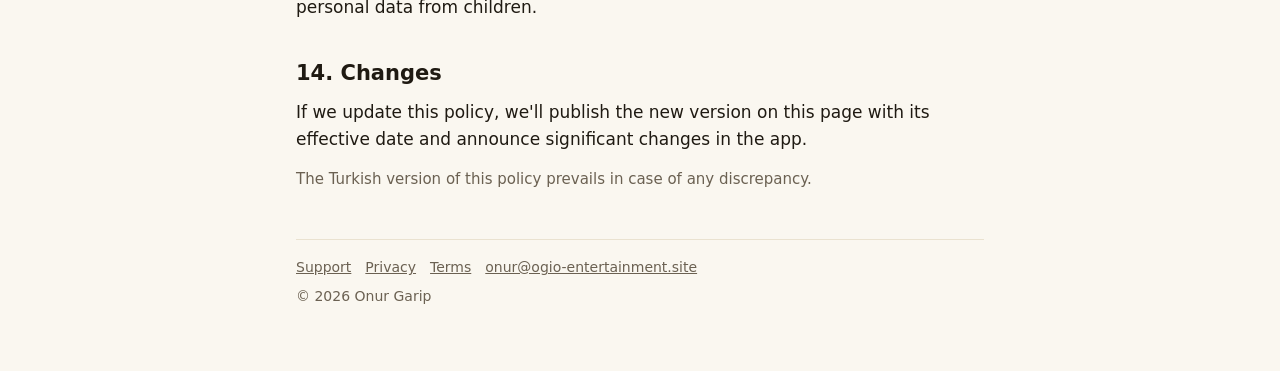
<file: en/privacy/index.html>
<!doctype html>
<html lang="en">
<head>
<meta charset="utf-8">
<meta name="viewport" content="width=device-width, initial-scale=1">
<title>Privacy Policy · Altın Günüm</title>
<meta name="description" content="Altın Günüm privacy policy.">
<link rel="stylesheet" href="../../style.css">
<link rel="alternate" hreflang="tr" href="../../privacy/">
</head>
<body>
<div class="wrap">
  <header class="top">
    <a class="brand" href="../../"><span class="coin"></span>Altın Günüm</a>
    <a class="lang" href="../../privacy/" hreflang="tr">Türkçe</a>
  </header>
  <main>
    <h1>Privacy Policy</h1>
    <p class="meta">Effective date: 16 November 2026</p>

    <div class="note">
      <strong>In short:</strong> your groups, members, amounts and payments stay on your device. No account, no ads, no tracking. If you turn on iCloud, data is stored in your own iCloud account, not with us. We collect only anonymous usage data to improve the app, and you can turn that off in Settings with one tap.
    </div>

    <h2>1. Data controller</h2>
    <p>Altın Günüm is developed by <strong>Onur Garip</strong>, an individual developer, who is the data controller under Turkey's Personal Data Protection Law No. 6698 (KVKK) and the EU General Data Protection Regulation (GDPR).<br>
    Contact: <a href="mailto:onur@ogio-entertainment.site">onur@ogio-entertainment.site</a></p>

    <h2>2. Data that stays on your device</h2>
    <p>The gold days you create, member names and phone numbers, amounts, draw results, payment records and notes are stored only on your device. We cannot access them and they are never sent to our servers.</p>

    <h2>3. iCloud sync and sharing (optional)</h2>
    <p>When iCloud sync is on, your groups are saved through Apple's CloudKit service to the <strong>private database in your own iCloud account</strong> and synced across your devices. This data lives on Apple's infrastructure, tied to your Apple Account; we cannot see it.</p>
    <p>When you share a group, people you send the iCloud share link to can view that group read-only (group name, members, order, amounts and payment status). You decide who to share with and can stop sharing at any time. iCloud data is governed by Apple's <a href="https://www.apple.com/legal/privacy/">privacy policy</a>.</p>

    <h2>4. Contacts access</h2>
    <p>If you allow it, you can pick people from your contacts when adding members. Only the name and phone number of the contacts you select are imported and stored on your device. Your address book is never sent to us. You can revoke access at any time in iOS Settings.</p>

    <h2>5. Face ID / app lock</h2>
    <p>If you enable the app lock, authentication is handled by iOS. Your face or fingerprint data stays in Apple's secure hardware; neither the app nor we can access it.</p>

    <h2>6. Notifications</h2>
    <p>Reminders are local notifications created on your device. We don't use a remote (push) notification server.</p>

    <h2>7. WhatsApp and SMS reminders</h2>
    <p>When you choose to remind a member, the app opens WhatsApp or Messages with a pre-filled message. You are the one who sends it, and sending is subject to that app's own terms. We don't see the message or the recipient.</p>

    <h2>8. Gold and currency prices</h2>
    <p>Prices are fetched directly from your device from public sources (TCMB, Truncgil, GenelPara, Gold API). As with any internet connection, those servers see only your device's IP address and standard connection details. No group or personal information is included in these requests.</p>

    <h2>9. Anonymous usage data (analytics)</h2>
    <p>To understand which parts of the app are used and to fix problems, we collect anonymous product usage data via <strong>PostHog</strong> (US cloud). This includes events such as "group created" or "draw made", plus technical details like app version, iOS version, device model and language.</p>
    <ul>
      <li><strong>Never sent:</strong> names, amounts, phone numbers, contacts or group contents.</li>
      <li>A randomly generated anonymous ID is used; it does not identify you and is not linked with other apps.</li>
      <li>We don't use the advertising identifier (IDFA), don't track you across apps and don't record your screen.</li>
      <li>On by default; turn it off any time under <strong>Settings › Anonymous usage data</strong>.</li>
    </ul>
    <p>Legal basis: our legitimate interest in improving and safely operating the app (KVKK Art. 5/2-f, GDPR Art. 6(1)(f)). Because this data is processed on servers in the United States, it is transferred abroad with the safeguards required by applicable law.</p>

    <h2>10. What we don't do</h2>
    <ul>
      <li>We don't require an account.</li>
      <li>We don't show ads, and we don't sell or rent your data.</li>
      <li>We don't take payments; there are no money transfers in the app.</li>
    </ul>

    <h2>11. Retention</h2>
    <p>Data on your device and in iCloud stays until you delete it. Anonymous usage data is kept for at most 12 months, then deleted or aggregated.</p>

    <h2>12. Your rights and deleting your data</h2>
    <p>Under KVKK Art. 11 and the GDPR you have the right to access your data, ask for correction or deletion, object to processing and lodge a complaint. In practice:</p>
    <ul>
      <li><strong>In-app data:</strong> delete groups one by one, remove everything with Settings › Delete all data, or delete the app to erase all data on the device.</li>
      <li><strong>iCloud data:</strong> iOS Settings › [your name] › iCloud › Manage Storage › Altın Günüm. Stop sharing a group from within the app.</li>
      <li><strong>Anonymous usage data:</strong> turn it off in Settings, then email <a href="mailto:onur@ogio-entertainment.site">onur@ogio-entertainment.site</a> to have it deleted; we'll help you identify the anonymous ID.</li>
    </ul>
    <p>We respond within 30 days. You may also complain to the Personal Data Protection Authority in Turkey or your local data protection authority in the EU.</p>

    <h2>13. Children</h2>
    <p>The app is intended for a general audience and does not knowingly collect personal data from children.</p>

    <h2>14. Changes</h2>
    <p>If we update this policy, we'll publish the new version on this page with its effective date and announce significant changes in the app.</p>
    <p class="meta">The Turkish version of this policy prevails in case of any discrepancy.</p>
  </main>
  <footer>
    <nav><a href="../support/">Support</a><a href="../privacy/">Privacy</a><a href="../terms/">Terms</a><a href="mailto:onur@ogio-entertainment.site">onur@ogio-entertainment.site</a></nav>
    © 2026 Onur Garip
  </footer>
</div>
</body>
</html>
</file>
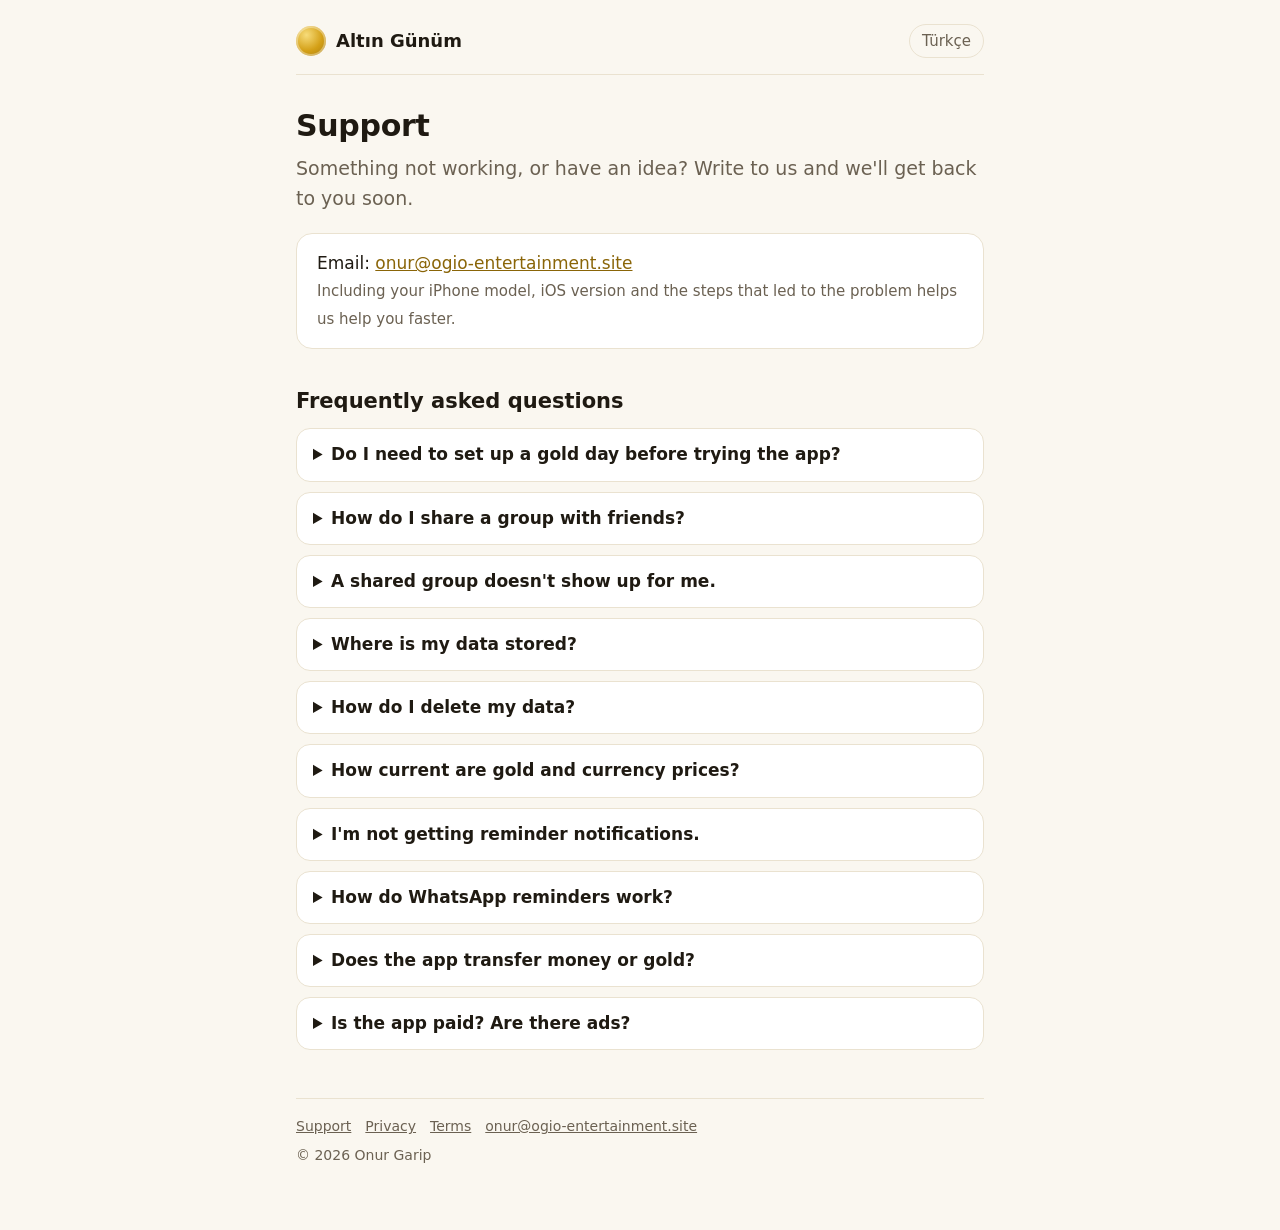
<file: en/support/index.html>
<!doctype html>
<html lang="en">
<head>
<meta charset="utf-8">
<meta name="viewport" content="width=device-width, initial-scale=1">
<title>Support · Altın Günüm</title>
<meta name="description" content="Altın Günüm support and FAQ.">
<link rel="stylesheet" href="../../style.css">
<link rel="alternate" hreflang="tr" href="../../support/">
</head>
<body>
<div class="wrap">
  <header class="top">
    <a class="brand" href="../../"><span class="coin"></span>Altın Günüm</a>
    <a class="lang" href="../../support/" hreflang="tr">Türkçe</a>
  </header>
  <main>
    <h1>Support</h1>
    <p class="lead">Something not working, or have an idea? Write to us and we'll get back to you soon.</p>
    <div class="card">
      Email: <a href="mailto:onur@ogio-entertainment.site?subject=Alt%C4%B1n%20G%C3%BCn%C3%BCm%20support">onur@ogio-entertainment.site</a><br>
      <span class="meta">Including your iPhone model, iOS version and the steps that led to the problem helps us help you faster.</span>
    </div>

    <h2>Frequently asked questions</h2>

    <details>
      <summary>Do I need to set up a gold day before trying the app?</summary>
      <p>No. Tap <strong>"Örnek günü gör"</strong> (See a sample day) on the home screen to explore a ready-made sample group. The sample never affects notifications or widgets, and you can remove it any time.</p>
    </details>

    <details>
      <summary>How do I share a group with friends?</summary>
      <ol>
        <li>Make sure you're signed in to iCloud on your iPhone and iCloud sync is on in the app's Settings.</li>
        <li>Open the group and tap <strong>Share</strong>.</li>
        <li>Send the link via WhatsApp, Messages or any way you like.</li>
        <li>Your friend opens the link and sees the group read-only in their own Altın Günüm app, and can pick their own name from the list with "Who am I?".</li>
      </ol>
      <p>Only you can edit the group; your changes reach everyone you shared it with automatically. To stop sharing, choose "Stop sharing" from the same screen.</p>
    </details>

    <details>
      <summary>A shared group doesn't show up for me.</summary>
      <p>The device opening the link needs to be signed in to iCloud and have Altın Günüm installed. Check your internet connection and reopen the app. If it still doesn't appear, write to us.</p>
    </details>

    <details>
      <summary>Where is my data stored?</summary>
      <p>All your groups are stored on your device. If you turn on iCloud sync, they're also backed up to your own iCloud account. No account is needed and we can't see your data. See the <a href="../privacy/">Privacy Policy</a> for details.</p>
    </details>

    <details>
      <summary>How do I delete my data?</summary>
      <ul>
        <li><strong>One group:</strong> open the group and choose <strong>Delete</strong> from its menu.</li>
        <li><strong>Everything:</strong> in the app, Settings › <strong>Delete all data</strong>. Deleting the app also removes all data on the device.</li>
        <li><strong>iCloud data:</strong> iOS Settings › [your name] › iCloud › Manage Storage › Altın Günüm.</li>
        <li><strong>Anonymous usage data:</strong> turn off Settings › Anonymous usage data in the app, then email us to delete anything already sent.</li>
      </ul>
    </details>

    <details>
      <summary>How current are gold and currency prices?</summary>
      <p>Prices come from public sources such as TCMB, Truncgil, GenelPara and Gold API and refresh when you open the app. There can be small differences or delays between sources.</p>
      <p><strong>Prices are for information only and are not investment advice.</strong> Check your jeweller's or bank's current price before buying or selling.</p>
    </details>

    <details>
      <summary>I'm not getting reminder notifications.</summary>
      <p>Check that notifications are allowed under iOS Settings › Notifications › Altın Günüm. You can also adjust reminder times in the app's Settings. Focus modes may delay notifications.</p>
    </details>

    <details>
      <summary>How do WhatsApp reminders work?</summary>
      <p>When you want to nudge a member who hasn't paid yet, the app opens WhatsApp with a friendly pre-filled message. You can edit it and send it yourself; the app never sends anything on your behalf.</p>
    </details>

    <details>
      <summary>Does the app transfer money or gold?</summary>
      <p>No. Altın Günüm is only a record-keeping and tracking tool. Payments happen between members, outside the app.</p>
    </details>

    <details>
      <summary>Is the app paid? Are there ads?</summary>
      <p>Altın Günüm is free, with no ads and no in-app purchases.</p>
    </details>
  </main>
  <footer>
    <nav><a href="../support/">Support</a><a href="../privacy/">Privacy</a><a href="../terms/">Terms</a><a href="mailto:onur@ogio-entertainment.site">onur@ogio-entertainment.site</a></nav>
    © 2026 Onur Garip
  </footer>
</div>
</body>
</html>
</file>
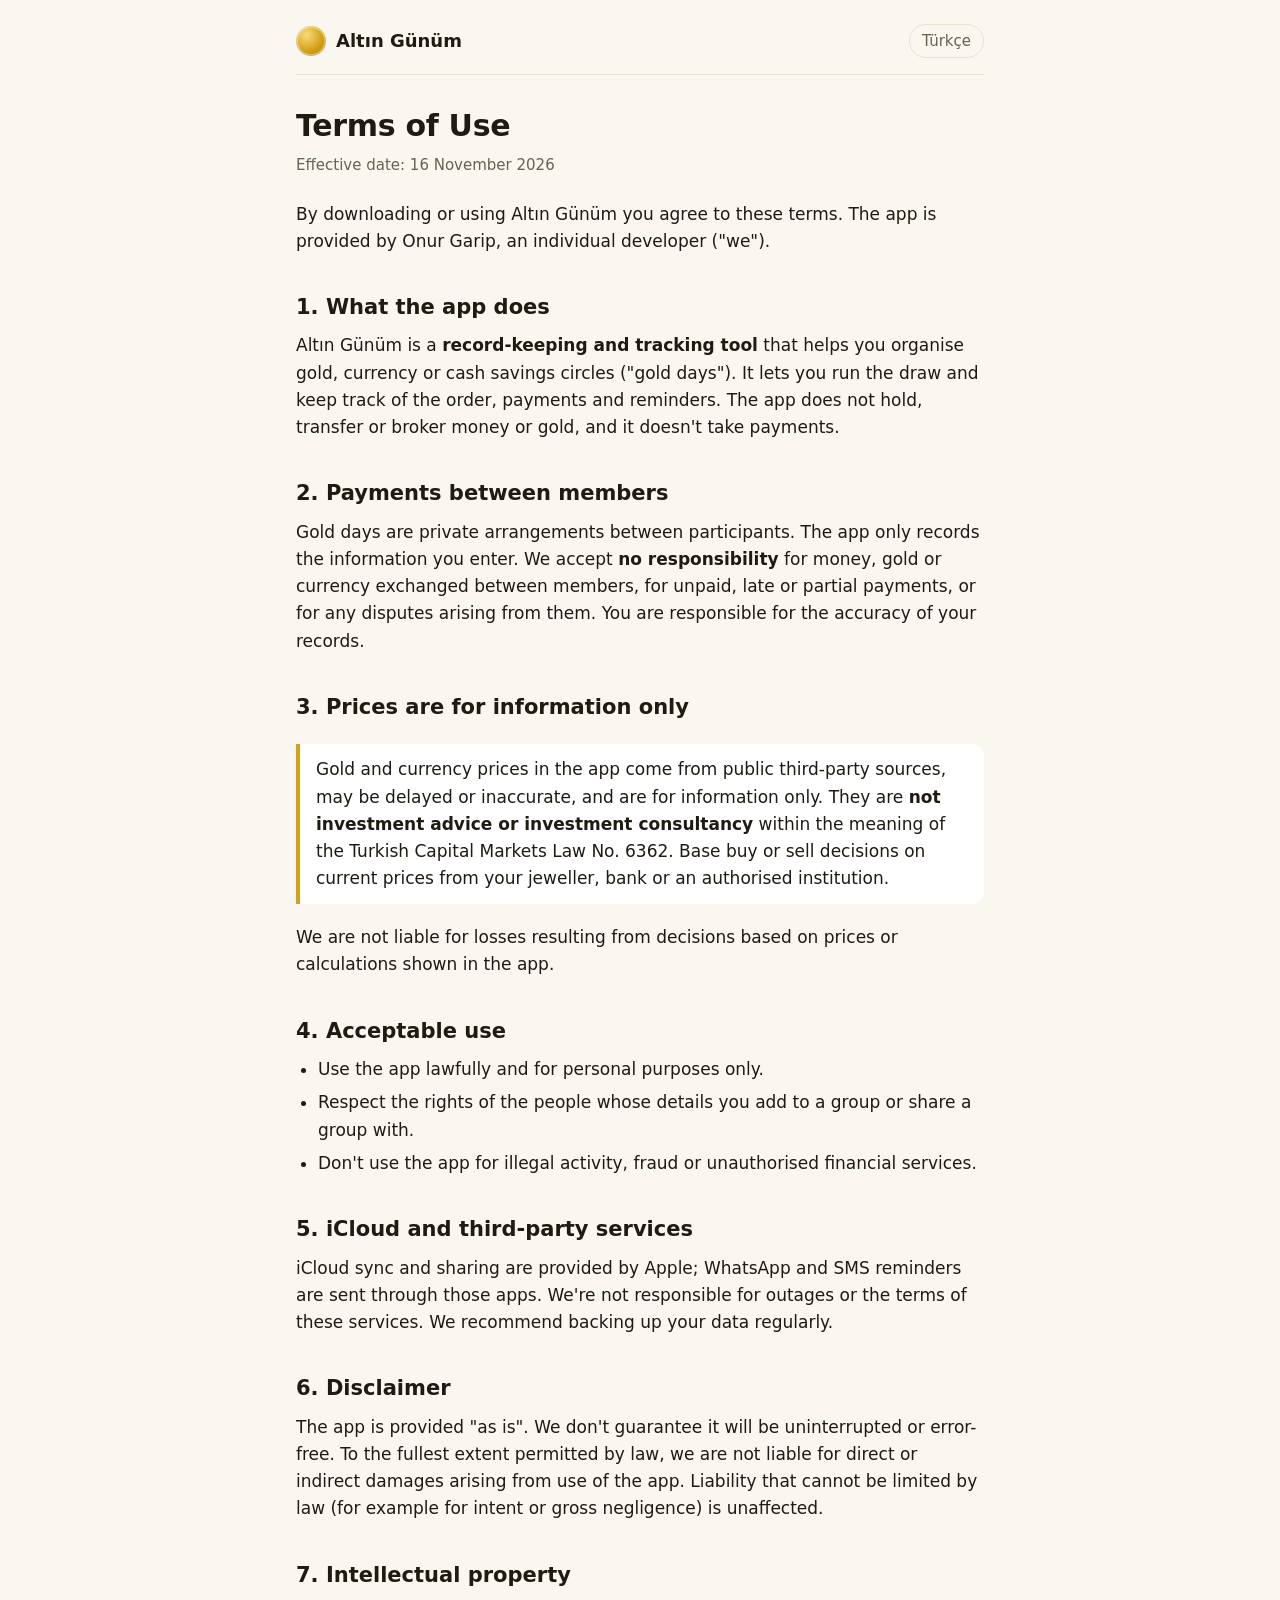
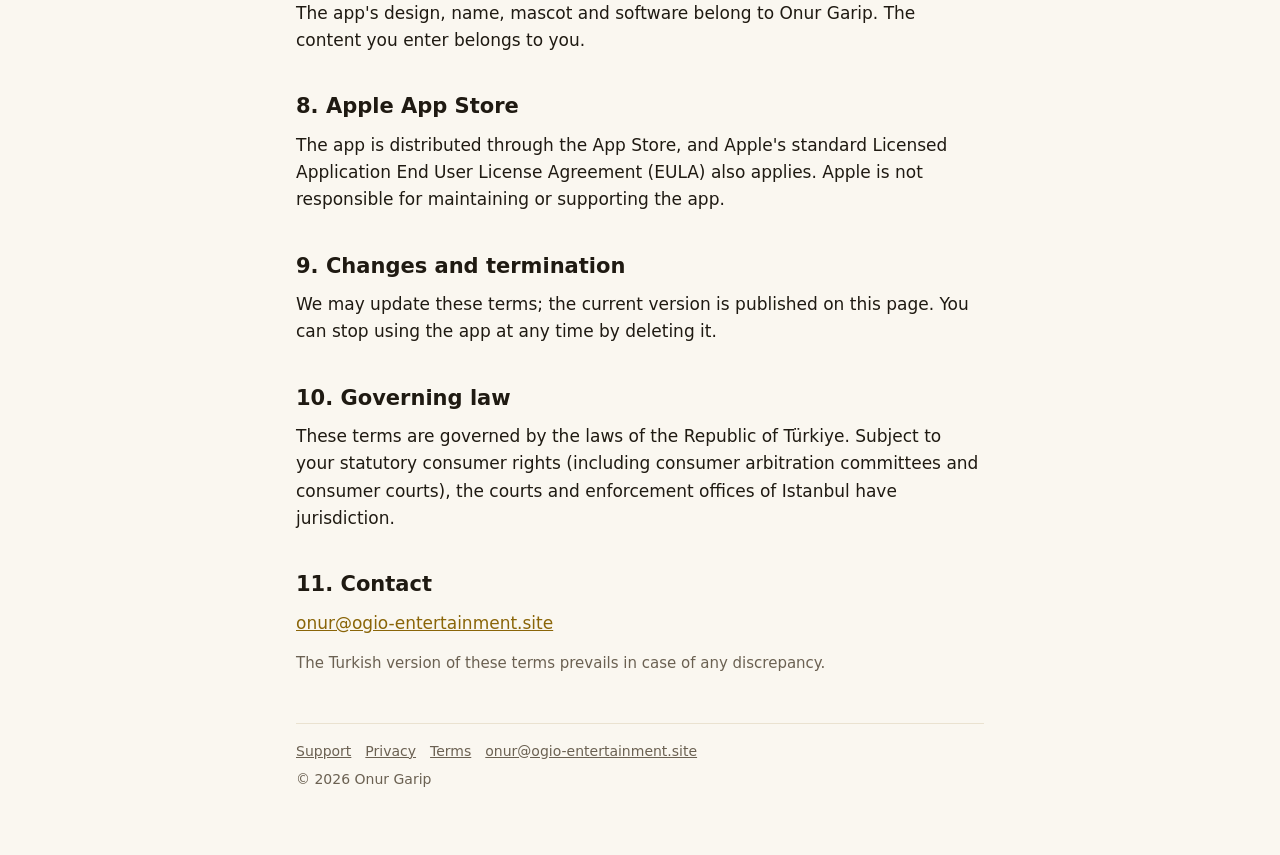
<file: en/terms/index.html>
<!doctype html>
<html lang="en">
<head>
<meta charset="utf-8">
<meta name="viewport" content="width=device-width, initial-scale=1">
<title>Terms of Use · Altın Günüm</title>
<meta name="description" content="Altın Günüm terms of use.">
<link rel="stylesheet" href="../../style.css">
<link rel="alternate" hreflang="tr" href="../../terms/">
</head>
<body>
<div class="wrap">
  <header class="top">
    <a class="brand" href="../../"><span class="coin"></span>Altın Günüm</a>
    <a class="lang" href="../../terms/" hreflang="tr">Türkçe</a>
  </header>
  <main>
    <h1>Terms of Use</h1>
    <p class="meta">Effective date: 16 November 2026</p>

    <p>By downloading or using Altın Günüm you agree to these terms. The app is provided by Onur Garip, an individual developer ("we").</p>

    <h2>1. What the app does</h2>
    <p>Altın Günüm is a <strong>record-keeping and tracking tool</strong> that helps you organise gold, currency or cash savings circles ("gold days"). It lets you run the draw and keep track of the order, payments and reminders. The app does not hold, transfer or broker money or gold, and it doesn't take payments.</p>

    <h2>2. Payments between members</h2>
    <p>Gold days are private arrangements between participants. The app only records the information you enter. We accept <strong>no responsibility</strong> for money, gold or currency exchanged between members, for unpaid, late or partial payments, or for any disputes arising from them. You are responsible for the accuracy of your records.</p>

    <h2>3. Prices are for information only</h2>
    <div class="note">
      Gold and currency prices in the app come from public third-party sources, may be delayed or inaccurate, and are for information only. They are <strong>not investment advice or investment consultancy</strong> within the meaning of the Turkish Capital Markets Law No. 6362. Base buy or sell decisions on current prices from your jeweller, bank or an authorised institution.
    </div>
    <p>We are not liable for losses resulting from decisions based on prices or calculations shown in the app.</p>

    <h2>4. Acceptable use</h2>
    <ul>
      <li>Use the app lawfully and for personal purposes only.</li>
      <li>Respect the rights of the people whose details you add to a group or share a group with.</li>
      <li>Don't use the app for illegal activity, fraud or unauthorised financial services.</li>
    </ul>

    <h2>5. iCloud and third-party services</h2>
    <p>iCloud sync and sharing are provided by Apple; WhatsApp and SMS reminders are sent through those apps. We're not responsible for outages or the terms of these services. We recommend backing up your data regularly.</p>

    <h2>6. Disclaimer</h2>
    <p>The app is provided "as is". We don't guarantee it will be uninterrupted or error-free. To the fullest extent permitted by law, we are not liable for direct or indirect damages arising from use of the app. Liability that cannot be limited by law (for example for intent or gross negligence) is unaffected.</p>

    <h2>7. Intellectual property</h2>
    <p>The app's design, name, mascot and software belong to Onur Garip. The content you enter belongs to you.</p>

    <h2>8. Apple App Store</h2>
    <p>The app is distributed through the App Store, and Apple's standard Licensed Application End User License Agreement (EULA) also applies. Apple is not responsible for maintaining or supporting the app.</p>

    <h2>9. Changes and termination</h2>
    <p>We may update these terms; the current version is published on this page. You can stop using the app at any time by deleting it.</p>

    <h2>10. Governing law</h2>
    <p>These terms are governed by the laws of the Republic of Türkiye. Subject to your statutory consumer rights (including consumer arbitration committees and consumer courts), the courts and enforcement offices of Istanbul have jurisdiction.</p>

    <h2>11. Contact</h2>
    <p><a href="mailto:onur@ogio-entertainment.site">onur@ogio-entertainment.site</a></p>
    <p class="meta">The Turkish version of these terms prevails in case of any discrepancy.</p>
  </main>
  <footer>
    <nav><a href="../support/">Support</a><a href="../privacy/">Privacy</a><a href="../terms/">Terms</a><a href="mailto:onur@ogio-entertainment.site">onur@ogio-entertainment.site</a></nav>
    © 2026 Onur Garip
  </footer>
</div>
</body>
</html>
</file>
<file: style.css>
:root {
  --bg: #FAF7F0;
  --surface: #FFFFFF;
  --text: #1F1A12;
  --muted: #6B6152;
  --gold: #D4A017;
  --gold-ink: #8A6508;
  --line: #EAE2D0;
  color-scheme: light dark;
}
@media (prefers-color-scheme: dark) {
  :root {
    --bg: #15120D;
    --surface: #201B14;
    --text: #F3EDE1;
    --muted: #B3A893;
    --gold: #E2B53A;
    --gold-ink: #E8C25A;
    --line: #342C20;
  }
}
* { box-sizing: border-box; }
html { -webkit-text-size-adjust: 100%; }
body {
  margin: 0;
  background: var(--bg);
  color: var(--text);
  font-family: ui-rounded, "SF Pro Rounded", system-ui, -apple-system, "Segoe UI", Roboto, "Helvetica Neue", Arial, sans-serif;
  font-size: 17px;
  line-height: 1.6;
}
.wrap { max-width: 720px; margin: 0 auto; padding: 24px 16px 64px; }
header.top {
  display: flex; align-items: center; justify-content: space-between; gap: 12px;
  padding-bottom: 16px; border-bottom: 1px solid var(--line); margin-bottom: 32px;
}
.brand { display: flex; align-items: center; gap: 10px; color: var(--text); text-decoration: none; font-weight: 700; font-size: 18px; }
.coin {
  width: 30px; height: 30px; border-radius: 50%; flex: none;
  background: radial-gradient(circle at 35% 30%, #F7DC7A, var(--gold) 55%, #A87C0C);
  box-shadow: inset 0 0 0 2px rgba(255,255,255,.35);
}
.lang { font-size: 15px; color: var(--muted); text-decoration: none; border: 1px solid var(--line); border-radius: 999px; padding: 4px 12px; }
.lang:hover { color: var(--text); }
h1 { font-size: 30px; line-height: 1.25; margin: 0 0 8px; letter-spacing: -0.01em; }
h2 { font-size: 21px; margin: 36px 0 8px; }
h3 { font-size: 18px; margin: 24px 0 4px; }
p, ul, ol { margin: 0 0 14px; }
ul, ol { padding-left: 22px; }
li { margin-bottom: 6px; }
a { color: var(--gold-ink); }
.meta { color: var(--muted); font-size: 15px; margin-bottom: 24px; }
.lead { font-size: 19px; color: var(--muted); }
.card { background: var(--surface); border: 1px solid var(--line); border-radius: 16px; padding: 16px 20px; margin: 20px 0; }
.note { border-left: 4px solid var(--gold); background: var(--surface); border-radius: 0 12px 12px 0; padding: 12px 16px; margin: 20px 0; }
table { width: 100%; border-collapse: collapse; margin: 8px 0 16px; font-size: 15px; }
th, td { text-align: left; vertical-align: top; padding: 8px 10px; border-bottom: 1px solid var(--line); }
th { color: var(--muted); font-weight: 600; }
.table-scroll { overflow-x: auto; }
details { background: var(--surface); border: 1px solid var(--line); border-radius: 14px; padding: 12px 16px; margin: 10px 0; }
summary { cursor: pointer; font-weight: 600; }
details[open] summary { margin-bottom: 8px; }
.hero { text-align: center; padding: 32px 0 8px; }
.hero .coin { width: 72px; height: 72px; margin: 0 auto 16px; }
.links { display: flex; flex-wrap: wrap; justify-content: center; gap: 10px; margin: 28px 0; }
.btn { display: inline-block; text-decoration: none; color: var(--text); background: var(--surface); border: 1px solid var(--line); border-radius: 999px; padding: 10px 18px; font-weight: 600; }
.btn.primary { background: var(--gold); border-color: var(--gold); color: #1F1A12; }
footer { margin-top: 48px; padding-top: 16px; border-top: 1px solid var(--line); color: var(--muted); font-size: 14px; }
footer a { color: var(--muted); }
footer nav { display: flex; flex-wrap: wrap; gap: 14px; margin-bottom: 6px; }
@media (max-width: 480px) { h1 { font-size: 26px; } body { font-size: 16px; } }
</file>
